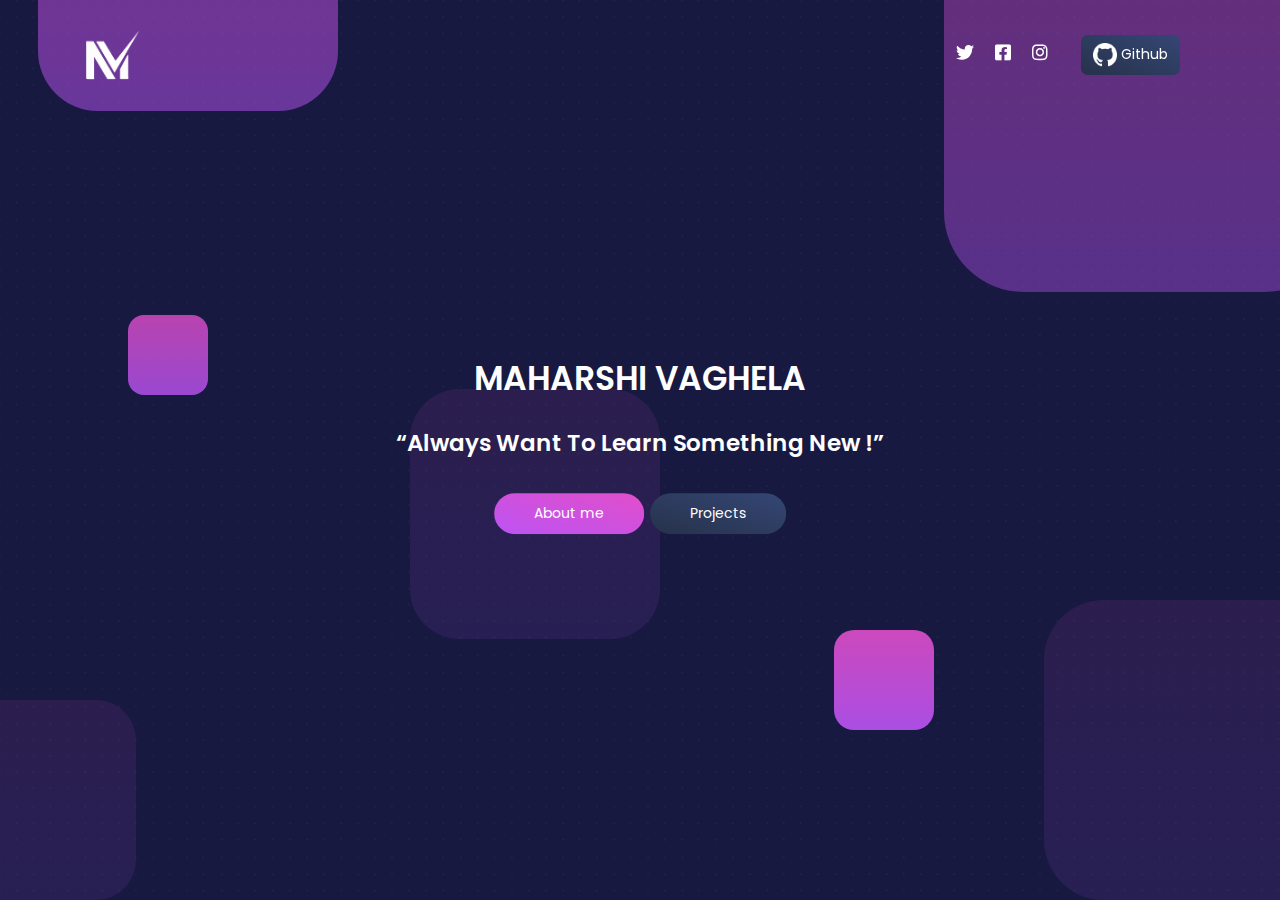
<file: index.html>
<!DOCTYPE html>
<html>

<head>
    <meta charset="utf-8" />
    <meta name="viewport" content="width=device-width, initial-scale=1, shrink-to-fit=no">
    <link rel="apple-touch-icon" sizes="76x76" href="./assets/img/MvLogo.png">
    <link rel="favicon" type="image/png" href="./assets/img/MvLogo.png">
    <title>Maharshi Vaghela</title>
    <!--     Fonts and icons     -->
    <link href="https://fonts.googleapis.com/css?family=Poppins:200,300,400,600,700,800" rel="stylesheet" />
    <link href="https://use.fontawesome.com/releases/v5.0.6/css/all.css" rel="stylesheet">
    <!-- Nucleo Icons -->
    <link href="./assets/css/nucleo-icons.css" rel="stylesheet" />
    <!-- CSS Files -->
    <link href="./assets/css/blk-design-system.css?v=1.0.0" rel="stylesheet" />

</head>

<body class="index-page">

    <!-- Navbar -->
    <nav class="navbar navbar-expand-lg fixed-top navbar-transparent " color-on-scroll="100">
        <div class="container">
            <div class="navbar-translate">
                <a class="navbar-brand" href="" rel="tooltip" title="Welcome" data-placement="bottom">
                    <span><img src="./assets/img/MvLogo.png" style="width:55px;height:50px;" alt=""></span>
                </a>
                <button class="navbar-toggler navbar-toggler" type="button" data-toggle="collapse" data-target="#navigation" aria-controls="navigation-index" aria-expanded="false" aria-label="Toggle navigation">
          <span class="navbar-toggler-bar bar1"></span>
          <span class="navbar-toggler-bar bar2"></span>
          <span class="navbar-toggler-bar bar3"></span>
        </button>
            </div>
            <div class="collapse navbar-collapse justify-content-end" id="navigation">
                <div class="navbar-collapse-header">
                    <div class="row">
                        <div class="col-6 collapse-brand">
                            <a>
                MV•
              </a>
                        </div>
                        <div class="col-6 collapse-close text-right">
                            <button type="button" class="navbar-toggler" data-toggle="collapse" data-target="#navigation" aria-controls="navigation-index" aria-expanded="false" aria-label="Toggle navigation">
                <i class="tim-icons icon-simple-remove"></i>
              </button>
                        </div>
                    </div>
                </div>
                <ul class="navbar-nav">
                    <li class="nav-item p-0">
                        <a class="nav-link" rel="tooltip" title="Follow us on Twitter" data-placement="bottom" href="https://twitter.com/_MAHARSHI_7" target="_blank">
                            <i class="fab fa-twitter"></i>
                            <p class="d-lg-none d-xl-none">Twitter</p>
                        </a>
                    </li>
                    <li class="nav-item p-0">
                        <a class="nav-link" rel="tooltip" title="Like us on Facebook" data-placement="bottom" href="https://www.facebook.com/maharshi1712/" target="_blank">
                            <i class="fab fa-facebook-square"></i>
                            <p class="d-lg-none d-xl-none">Facebook</p>
                        </a>
                    </li>
                    <li class="nav-item p-0">
                        <a class="nav-link" rel="tooltip" title="Follow us on Instagram" data-placement="bottom" href="https://www.instagram.com/__maharshi____/" target="_blank">
                            <i class="fab fa-instagram"></i>
                            <p class="d-lg-none d-xl-none">Instagram</p>
                        </a>
                    </li>

                    <li class="nav-item">
                        <a class="nav-link btn btn-default d-none d-lg-block" href="javascript:void(0)" onclick="window.open('https://github.com/maharshi1712/')">
                            <img src="assets\img\githubsmall.png" width="30%" /> Github
                        </a>
                    </li>
                </ul>
            </div>
        </div>
    </nav>
    <!-- End Navbar -->

    <div class="wrapper">
        <div class="page-header header-filter">
            <div class="squares square1"></div>
            <div class="squares square2"></div>
            <div class="squares square3"></div>
            <div class="squares square4"></div>
            <div class="squares square5"></div>
            <div class="squares square6"></div>
            <div class="squares square7"></div>
            <div class="container">
                <div class="content-center brand">
                    <h1 class="h1-seo">MAHARSHI VAGHELA</h1>
                    <h3>“Always want to learn something new !”</h3>
                    <div>
                        <a href="./pages/aboutme.html"><button class="btn btn-primary btn-round">About me</button></a>
                        <a href="./pages/projects.html"><button class="btn btn-round"> Projects</button></a>
                    </div>
                </div>

            </div>
        </div>


    </div>




    <!--   Core JS Files   -->
    <script src="./assets/js/core/jquery.min.js" type="text/javascript"></script>
    <script src="./assets/js/core/popper.min.js" type="text/javascript"></script>
    <script src="./assets/js/core/bootstrap.min.js" type="text/javascript"></script>
    <script src="./assets/js/plugins/perfect-scrollbar.jquery.min.js"></script>
    <!--  Plugin for Switches, full documentation here: http://www.jque.re/plugins/version3/bootstrap.switch/ -->
    <script src="./assets/js/plugins/bootstrap-switch.js"></script>
    <!--  Plugin for the Sliders, full documentation here: http://refreshless.com/nouislider/ -->
    <script src="./assets/js/plugins/nouislider.min.js" type="text/javascript"></script>
    <!-- Chart JS -->
    <script src="./assets/js/plugins/chartjs.min.js"></script>
    <!--  Plugin for the DatePicker, full documentation here: https://github.com/uxsolutions/bootstrap-datepicker -->
    <script src="./assets/js/plugins/moment.min.js"></script>
    <script src="./assets/js/plugins/bootstrap-datetimepicker.js" type="text/javascript"></script>
    <!-- Black Dashboard DEMO methods, don't include it in your project! -->
    <script src="./assets/demo/demo.js"></script>
    <!-- Control Center for Black UI Kit: parallax effects, scripts for the example pages etc -->
    <script src="./assets/js/blk-design-system.min.js?v=1.0.0" type="text/javascript"></script>
    <script>
        $(document).ready(function() {
            blackKit.initDatePicker();
            blackKit.initSliders();
        });
    </script>

</body>

</html>
</file>
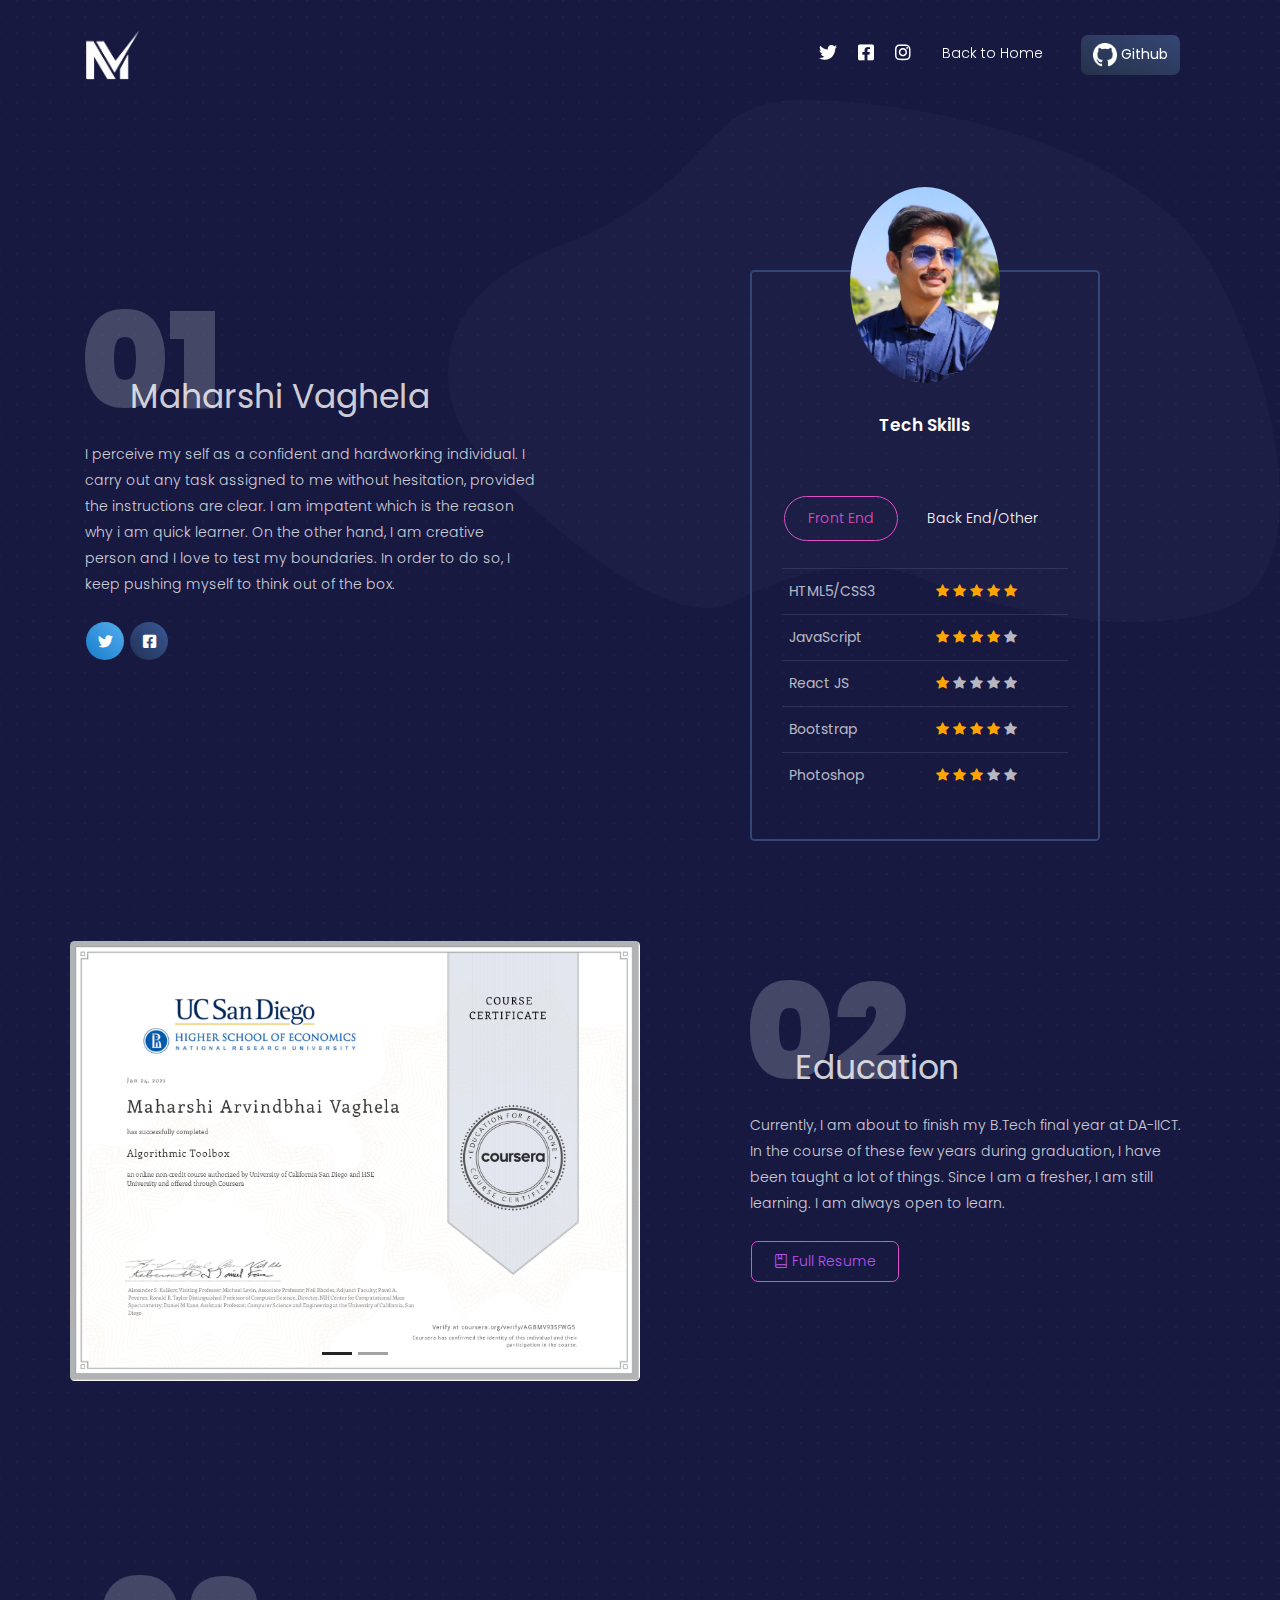
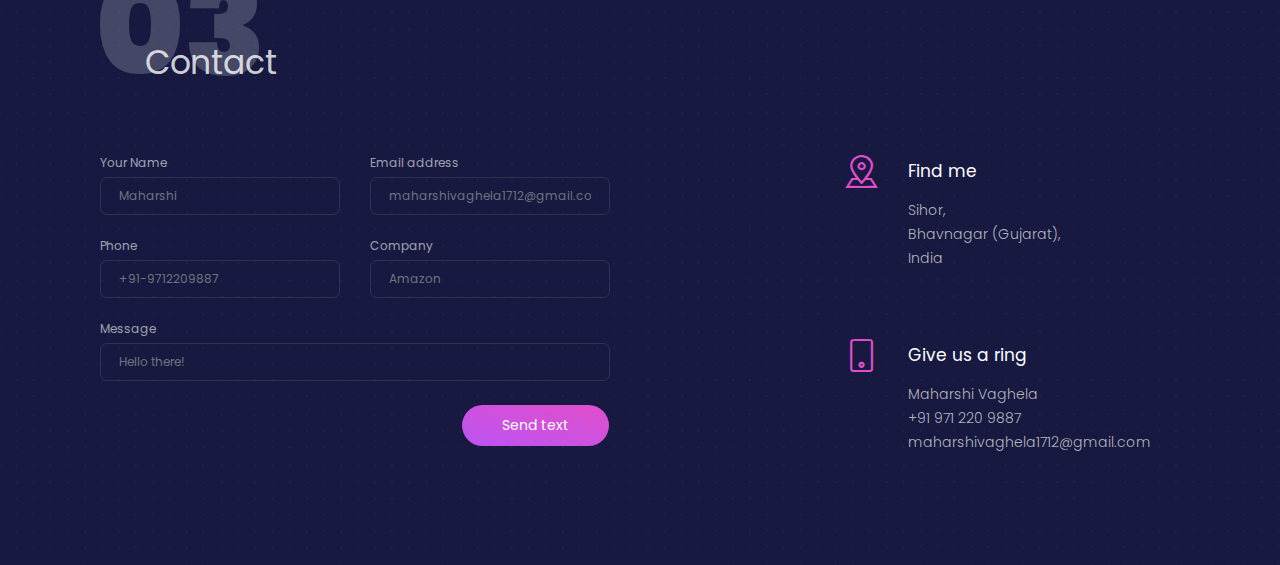
<file: pages/aboutme.html>
<!DOCTYPE html>
<html lang="en">

<head>
    <meta charset="utf-8" />
    <meta name="viewport" content="width=device-width, initial-scale=1, shrink-to-fit=no">
    <link rel="apple-touch-icon" sizes="76x76" href="../assets/img/MvLogo.png">
    <link rel="icon" type="image/png" href="../assets/img/MvLogo.png">
    <title>Developer Profile</title>
    <!--     Fonts and icons     -->
    <link href="https://fonts.googleapis.com/css?family=Poppins:200,300,400,600,700,800" rel="stylesheet" />
    <link href="https://use.fontawesome.com/releases/v5.0.6/css/all.css" rel="stylesheet">
    <!-- Nucleo Icons -->
    <link href="../assets/css/nucleo-icons.css" rel="stylesheet" />
    <!-- CSS Files -->
    <link href="../assets/css/blk-design-system.css?v=1.0.0" rel="stylesheet" />

    <link rel="stylesheet" href="https://cdnjs.cloudflare.com/ajax/libs/font-awesome/4.7.0/css/font-awesome.min.css">

</head>

<body class="profile-page">
    <!-- Navbar -->
    <nav class="navbar navbar-expand-lg fixed-top navbar-transparent " color-on-scroll="100">
        <div class="container">
            <div class="navbar-translate">
                <a class="navbar-brand" href="" rel="tooltip" title="Welcome" data-placement="bottom">
                    <span><img src="../assets/img/MvLogo.png" style="width:55px;height:50px;" alt=""></span>
                </a>
                <button class="navbar-toggler navbar-toggler" type="button" data-toggle="collapse" data-target="#navigation" aria-controls="navigation-index" aria-expanded="false" aria-label="Toggle navigation">
          <span class="navbar-toggler-bar bar1"></span>
          <span class="navbar-toggler-bar bar2"></span>
          <span class="navbar-toggler-bar bar3"></span>
        </button>
            </div>
            <div class="collapse navbar-collapse justify-content-end" id="navigation">
                <div class="navbar-collapse-header">
                    <div class="row">
                        <div class="col-6 collapse-brand">
                            <a>
                SD•
              </a>
                        </div>
                        <div class="col-6 collapse-close text-right">
                            <button type="button" class="navbar-toggler" data-toggle="collapse" data-target="#navigation" aria-controls="navigation-index" aria-expanded="false" aria-label="Toggle navigation">
                <i class="tim-icons icon-simple-remove"></i>
              </button>
                        </div>
                    </div>
                </div>
                <ul class="navbar-nav">
                    <li class="nav-item p-0">
                        <a class="nav-link" rel="tooltip" title="Follow us on Twitter" data-placement="bottom" href="https://twitter.com/_MAHARSHI_7" target="_blank">
                            <i class="fab fa-twitter"></i>
                            <p class="d-lg-none d-xl-none">Twitter</p>
                        </a>
                    </li>
                    <li class="nav-item p-0">
                        <a class="nav-link" rel="tooltip" title="Like us on Facebook" data-placement="bottom" href="https://www.facebook.com/maharshi1712/" target="_blank">
                            <i class="fab fa-facebook-square"></i>
                            <p class="d-lg-none d-xl-none">Facebook</p>
                        </a>
                    </li>
                    <li class="nav-item p-0">
                        <a class="nav-link" rel="tooltip" title="Follow us on Instagram" data-placement="bottom" href="https://www.instagram.com/__maharshi____/" target="_blank">
                            <i class="fab fa-instagram"></i>
                            <p class="d-lg-none d-xl-none">Instagram</p>
                        </a>
                    </li>
                    <li class="nav-item">
                        <a class="nav-link" href="../index.html">Back to Home</a>
                    </li>
                    <li class="nav-item">
                        <a class="nav-link btn btn-default d-none d-lg-block" href="javascript:void(0)" onclick="window.open('https://github.com/maharshi1712/')">
                            <img src="..\assets\img\githubsmall.png" width="30%" /> Github
                        </a>
                    </li>
                </ul>
            </div>
        </div>
    </nav>
    <!-- End Navbar -->
    <div class="wrapper">
        <div class="page-header">
            <img src="../assets/img/dots.png" class="dots">
            <img src="../assets/img/path4.png" class="path">
            <div class="container align-items-center">
                <div class="row">
                    <div class="col-lg-6 col-md-6">
                        <h1 class="profile-title text-left">Maharshi Vaghela</h1>
                        <h5 class="text-on-back">01</h5>
                        <p class="profile-description">I perceive my self as a confident and hardworking individual. I carry out any task assigned to me without hesitation, provided the instructions are clear. I am impatent which is the reason why i am quick learner. On the other hand,
                            I am creative person and I love to test my boundaries. In order to do so, I keep pushing myself to think out of the box.</p>
                        <div class="btn-wrapper profile pt-3">
                            <a target="_blank" href="https://twitter.com/_MAHARSHI_7" class="btn btn-icon btn-twitter btn-round" data-toggle="tooltip" data-original-title="Follow us">
                                <i class="fab fa-twitter"></i>
                            </a>
                            <a target="_blank" href="https://www.facebook.com/maharshi1712/" class="btn btn-icon btn-facebook btn-round" data-toggle="tooltip" data-original-title="Like us">
                                <i class="fab fa-facebook-square"></i>
                            </a>
                        </div>
                    </div>
                    <div class="col-lg-4 col-md-6 ml-auto mr-auto">
                        <div class="card card-coin card-plain">
                            <div class="card-header">
                                <img src="../assets/img/MyPic3.jpg" class="img-center img-fluid rounded-circle">
                                <h4 class="title">Tech Skills</h4>
                            </div>
                            <div class="card-body">
                                <ul class="nav nav-tabs nav-tabs-primary justify-content-center">
                                    <li class="nav-item">
                                        <a class="nav-link active" data-toggle="tab" href="#linka">
                      Front End
                    </a>
                                    </li>
                                    <li class="nav-item">
                                        <a class="nav-link" data-toggle="tab" href="#linkb">
                      Back End/Other
                    </a>
                                    </li>

                                </ul>
                                <div class="tab-content tab-subcategories">
                                    <div class="tab-pane active" id="linka">
                                        <div class="table-responsive">
                                            <table class="table tablesorter " id="plain-table">
                                                <tbody>
                                                    <tr>
                                                        <td>
                                                            HTML5/CSS3
                                                        </td>
                                                        <td>
                                                            <span class="fa fa-star checked"></span>
                                                            <span class="fa fa-star checked"></span>
                                                            <span class="fa fa-star checked"></span>
                                                            <span class="fa fa-star checked"></span>
                                                            <span class="fa fa-star checked"></span>
                                                        </td>

                                                    </tr>
                                                    <tr>
                                                        <td>
                                                            JavaScript
                                                        </td>
                                                        <td>
                                                            <span class="fa fa-star checked"></span>
                                                            <span class="fa fa-star checked"></span>
                                                            <span class="fa fa-star checked"></span>
                                                            <span class="fa fa-star checked"></span>
                                                            <span class="fa fa-star"></span>
                                                        </td>

                                                    </tr>
                                                    <tr>
                                                        <td>
                                                            React JS
                                                        </td>
                                                        <td>
                                                            <span class="fa fa-star checked"></span>
                                                            <span class="fa fa-star"></span>
                                                            <span class="fa fa-star"></span>
                                                            <span class="fa fa-star"></span>
                                                            <span class="fa fa-star"></span>
                                                        </td>

                                                    </tr>
                                                    <tr>
                                                        <td>
                                                            Bootstrap
                                                        </td>
                                                        <td>
                                                            <span class="fa fa-star checked"></span>
                                                            <span class="fa fa-star checked"></span>
                                                            <span class="fa fa-star checked"></span>
                                                            <span class="fa fa-star checked"></span>
                                                            <span class="fa fa-star"></span>
                                                        </td>

                                                    </tr>
                                                    <tr>
                                                        <td>
                                                            Photoshop
                                                        </td>
                                                        <td>
                                                            <span class="fa fa-star checked"></span>
                                                            <span class="fa fa-star checked"></span>
                                                            <span class="fa fa-star checked"></span>
                                                            <span class="fa fa-star"></span>
                                                            <span class="fa fa-star"></span>
                                                        </td>

                                                    </tr>


                                                </tbody>
                                            </table>
                                        </div>
                                    </div>
                                    <div class="tab-pane" id="linkb">
                                        <table class="table tablesorter " id="plain-table">
                                            <tbody>
                                                <tr>
                                                    <td>
                                                        NODE JS
                                                    </td>
                                                    <td>
                                                        <span class="fa fa-star checked"></span>
                                                        <span class="fa fa-star checked"></span>
                                                        <span class="fa fa-star"></span>
                                                        <span class="fa fa-star"></span>
                                                        <span class="fa fa-star"></span>
                                                    </td>

                                                </tr>
                                                <tr>
                                                    <td>
                                                        Express Js
                                                    </td>
                                                    <td>
                                                        <span class="fa fa-star checked"></span>
                                                        <span class="fa fa-star checked"></span>
                                                        <span class="fa fa-star"></span>
                                                        <span class="fa fa-star"></span>
                                                        <span class="fa fa-star"></span>
                                                    </td>

                                                </tr>
                                                <tr>
                                                    <td>
                                                        MySQL
                                                    </td>
                                                    <td>
                                                        <span class="fa fa-star checked"></span>
                                                        <span class="fa fa-star checked"></span>
                                                        <span class="fa fa-star checked"></span>
                                                        <span class="fa fa-star checked"></span>
                                                        <span class="fa fa-star"></span>
                                                    </td>

                                                </tr>
                                                <tr>
                                                    <td>
                                                        MongoDB
                                                    </td>
                                                    <td>
                                                        <span class="fa fa-star checked"></span>
                                                        <span class="fa fa-star checked"></span>
                                                        <span class="fa fa-star checked"></span>
                                                        <span class="fa fa-star checked"></span>
                                                        <span class="fa fa-star"></span>
                                                    </td>

                                                </tr>
                                                <tr>
                                                    <td>
                                                        API
                                                    </td>
                                                    <td>
                                                        <span class="fa fa-star checked"></span>
                                                        <span class="fa fa-star checked"></span>
                                                        <span class="fa fa-star"></span>
                                                        <span class="fa fa-star"></span>
                                                        <span class="fa fa-star"></span>
                                                    </td>

                                                </tr>


                                            </tbody>
                                        </table>
                                    </div>

                                </div>
                            </div>
                        </div>
                    </div>
                </div>
            </div>
        </div>
        <div class="section">
            <div class="container">
                <div class="row justify-content-between">
                    <div class="col-md-6">
                        <div class="row justify-content-between align-items-center">
                            <div id="carouselExampleIndicators" class="carousel slide" data-ride="carousel">
                                <ol class="carousel-indicators">
                                    <li data-target="#carouselExampleIndicators" data-slide-to="0" class="active"></li>
                                    <li data-target="#carouselExampleIndicators" data-slide-to="1"></li>
                                </ol>
                                <div class="carousel-inner" role="listbox">
                                    <div class="carousel-item active">
                                        <img class="d-block" src="../assets/img/courseraCertificate.jpg" alt="First slide">
                                    </div>
                                    <div class="carousel-item">
                                        <img class="d-block" src="../assets/img/UdemyCerificate.jpg" alt="Second slide">
                                    </div>
                                </div>
                                <a class="carousel-control-prev" href="#carouselExampleIndicators" role="button" data-slide="prev">
                                    <i class="tim-icons icon-minimal-left"></i>
                                </a>
                                <a class="carousel-control-next" href="#carouselExampleIndicators" role="button" data-slide="next">
                                    <i class="tim-icons icon-minimal-right"></i>
                                </a>
                            </div>
                        </div>
                    </div>
                    <div class="col-md-5">
                        <h1 class="profile-title text-left">Education</h1>
                        <h5 class="text-on-back">02</h5>
                        <p class="profile-description text-left">Currently, I am about to finish my B.Tech final year at DA-IICT. In the course of these few years during graduation, I have been taught a lot of things. Since I am a fresher, I am still learning. I am always open to learn. </p>
                        <div class="btn-wrapper pt-3">
                            <button href="javascript:void(0)" class="btn btn-simple btn-primary">
                <a href="https://drive.google.com/file/d/1x91iuTW2LcGOaEajjLOwM54quEXwXZn1/view?usp=sharing" target="_blank"><i class="tim-icons icon-book-bookmark"></i> Full Resume</a>
              </button>

                        </div>
                    </div>
                </div>
            </div>
        </div>


        <!-- <div class="section">
            <div class="container">

                <div class="row justify-content-between align-items-center">
                    <div class="col-lg-5 mb-5 mb-lg-0 ">
                        <h1 class="profile-title text-left">Hobbies</h1>
                        <h5 class="text-on-back">03</h5>
                        <p class="text-white mt-4">My favorite hobby is travelling. Beacuse Traveling involves everything, adventure, fun, excitement and lots more. I have selected traveling as my favorite hobby only because it gratifies all requirements of a good hobby. I see
                            traveling as an enthralling education. It offers stimulant to my intellect, soul and body. I also like to watch english movies and listen to music in my spare time.</p>
                        <div class="btn-wrapper pt-3">
                            <button href="javascript:void(0)" class="btn btn-simple btn-primary">
                <a href="https://drive.google.com/file/d/1x91iuTW2LcGOaEajjLOwM54quEXwXZn1/view?usp=sharing" target="_blank"><i class="tim-icons icon-book-bookmark"></i> Full Resume</a>
              </button>

                        </div>

                    </div>
                    <div class="col-lg-6">
                        <div id="carouselExampleControls" class="carousel slide">
                            <div class="carousel-inner">
                                <div class="carousel-item active">
                                    <img class="d-block w-100" src="../assets/img/_DSC4816.JPG" alt="First slide">
                                </div>
                                <div class="carousel-item">
                                    <img class="d-block w-100" src="../assets/img/_DSC4337.JPG" alt="Second slide">
                                </div>
                                <div class="carousel-item">
                                    <img class="d-block w-100" src="../assets/img/_DSC5178.JPG" alt="Third slide">
                                </div>

                            </div>
                            <a class="carousel-control-prev" href="#carouselExampleControls" role="button" data-slide="prev">
                                <i class="tim-icons icon-minimal-left"></i>
                                <span class="sr-only">Previous</span>
                            </a>
                            <a class="carousel-control-next" href="#carouselExampleControls" role="button" data-slide="next">
                                <i class="tim-icons icon-minimal-right"></i>
                                <span class="sr-only">Next</span>
                            </a>
                        </div>
                    </div>
                </div>
            </div>
        </div> -->


        <section class="section">
            <div class="container">
                <div class="row">
                    <div class="col-md-6">
                        <div class="card card-plain">
                            <div class="card-header">
                                <h1 class="profile-title text-left">Contact</h1>
                                <h5 class="text-on-back">03</h5>
                            </div>
                            <div class="card-body">
                                <form id="my-form" action="https://formspree.io/f/xpzkrrag" method="POST">
                                    <div class="row">
                                        <div class="col-md-6">
                                            <div class="form-group">
                                                <label>Your Name</label>
                                                <input type="text" name="_fname" class="form-control" placeholder="Maharshi" value="">
                                            </div>
                                        </div>
                                        <div class="col-md-6">
                                            <div class="form-group">
                                                <label>Email address</label>
                                                <input type="email" name="_replyto" class="form-control" placeholder="maharshivaghela1712@gmail.com">
                                            </div>
                                        </div>
                                    </div>
                                    <div class="row">
                                        <div class="col-md-6">
                                            <div class="form-group">
                                                <label>Phone</label>
                                                <input type="text" class="form-control" placeholder="+91-9712209887" value="">
                                            </div>
                                        </div>
                                        <div class="col-md-6">
                                            <div class="form-group">
                                                <label>Company</label>
                                                <input type="text" name="_tags" class="form-control" placeholder="Amazon" value="">
                                            </div>
                                        </div>
                                    </div>
                                    <div class="row">
                                        <div class="col-md-12">
                                            <div class="form-group">
                                                <label>Message</label>
                                                <input type="text" name="message" class="form-control" placeholder="Hello there!">
                                            </div>
                                        </div>
                                    </div>
                                    <button type="submit" class="btn btn-primary btn-round float-right" rel="tooltip" data-original-title="Can't wait for your message" data-placement="right">Send text</button>
                                    <p id="my-form-status"></p>
                                </form>
                            </div>
                        </div>
                    </div>
                    <div class="col-md-4 ml-auto">
                        <div class="info info-horizontal">
                            <div class="icon icon-primary">
                                <i class="tim-icons icon-square-pin"></i>
                            </div>
                            <div class="description">
                                <h4 class="info-title">Find me</h4>
                                <p> Sihor,
                                    <br> Bhavnagar (Gujarat),
                                    <br> India
                                </p>
                            </div>
                        </div>
                        <div class="info info-horizontal">
                            <div class="icon icon-primary">
                                <i class="tim-icons icon-mobile"></i>
                            </div>
                            <div class="description">
                                <h4 class="info-title">Give us a ring</h4>
                                <p> Maharshi Vaghela
                                    <br> +91 971 220 9887
                                    <br> maharshivaghela1712@gmail.com
                                </p>
                            </div>
                        </div>
                    </div>
                </div>
            </div>
        </section>

    </div>
    <script>
        var form = document.getElementById("my-form");

        async function handleSubmit(event) {
            event.preventDefault();
            var status = document.getElementById("my-form-status");
            var data = new FormData(event.target);
            fetch(event.target.action, {
                method: form.method,
                body: data,
                headers: {
                    'Accept': 'application/json'
                }
            }).then(response => {
                status.innerHTML = "Thank you, message has been sent!";
                form.reset();
            }).catch(error => {
                status.innerHTML = "Oops! There was a problem submitting your form";
            });
        }
        form.addEventListener("submit", handleSubmit);
    </script>
    <!--   Core JS Files   -->
    <script src="../assets/js/core/jquery.min.js" type="text/javascript"></script>
    <script src="../assets/js/core/popper.min.js" type="text/javascript"></script>
    <script src="../assets/js/core/bootstrap.min.js" type="text/javascript"></script>
    <script src="../assets/js/plugins/perfect-scrollbar.jquery.min.js"></script>
    <!--  Plugin for Switches, full documentation here: http://www.jque.re/plugins/version3/bootstrap.switch/ -->
    <script src="../assets/js/plugins/bootstrap-switch.js"></script>
    <!--  Plugin for the Sliders, full documentation here: http://refreshless.com/nouislider/ -->
    <script src="../assets/js/plugins/nouislider.min.js" type="text/javascript"></script>
    <!-- Chart JS -->
    <script src="../assets/js/plugins/chartjs.min.js"></script>
    <!--  Plugin for the DatePicker, full documentation here: https://github.com/uxsolutions/bootstrap-datepicker -->
    <script src="../assets/js/plugins/moment.min.js"></script>
    <script src="../assets/js/plugins/bootstrap-datetimepicker.js" type="text/javascript"></script>
    <!-- Black Dashboard DEMO methods, don't include it in your project! -->
    <script src="../assets/demo/demo.js"></script>
    <!-- Control Center for Black UI Kit: parallax effects, scripts for the example pages etc -->
    <script src="../assets/js/blk-design-system.min.js?v=1.0.0" type="text/javascript"></script>
</body>

</html>
</file>
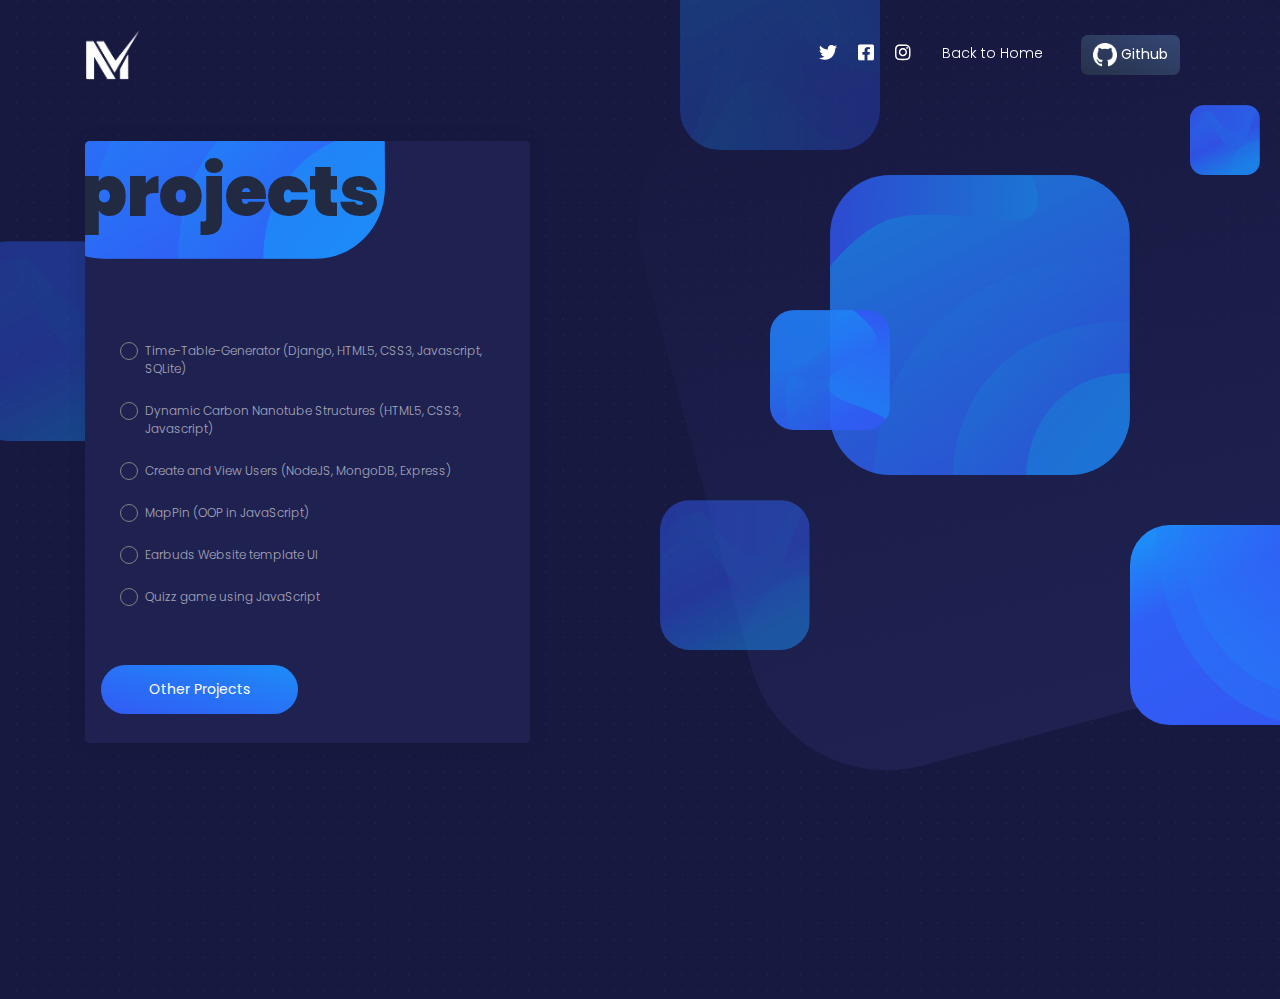
<file: pages/projects.html>
<!DOCTYPE html>
<html lang="en">

<head>
    <meta charset="utf-8" />
    <meta name="viewport" content="width=device-width, initial-scale=1, shrink-to-fit=no">
    <link rel="apple-touch-icon" sizes="76x76" href="../assets/img/MvLogo.png">
    <link rel="icon" type="image/png" href="../assets/img/MvLogo.png">
    <title>
        Developer Profile
    </title>
    <!--     Fonts and icons     -->
    <link href="https://fonts.googleapis.com/css?family=Poppins:200,300,400,600,700,800" rel="stylesheet" />
    <link href="https://use.fontawesome.com/releases/v5.0.6/css/all.css" rel="stylesheet">
    <!-- Nucleo Icons -->
    <link href="../assets/css/nucleo-icons.css" rel="stylesheet" />
    <!-- CSS Files -->
    <link href="../assets/css/blk-design-system.css?v=1.0.0" rel="stylesheet" />
    <!-- CSS Just for demo purpose, don't include it in your project -->
    <link href="../assets/demo/demo.css" rel="stylesheet" />
    <style>
        .form-check-label:hover {
            color: rgb(255, 255, 255);
        }
    </style>
</head>

<body class="register-page">
    <!-- Navbar -->
    <nav class="navbar navbar-expand-lg fixed-top navbar-transparent " color-on-scroll="100">
        <div class="container">
            <div class="navbar-translate">
                <a class="navbar-brand" href="" rel="tooltip" title="Welcome" data-placement="bottom">
                    <span><img src="../assets/img/MvLogo.png" style="width:55px;height:50px;" alt=""></span>
                </a>
                <button class="navbar-toggler navbar-toggler " type="button" data-toggle="collapse" data-target="#navigation" aria-controls="navigation-index" aria-expanded="false" aria-label="Toggle navigation">
          <span class="navbar-toggler-bar bar1"></span>
          <span class="navbar-toggler-bar bar2"></span>
          <span class="navbar-toggler-bar bar3"></span>
        </button>
            </div>
            <div class="collapse navbar-collapse justify-content-end " id="navigation">
                <div class="navbar-collapse-header">
                    <div class="row">
                        <div class="col-6 collapse-brand">
                            <a>
                MV•
              </a>
                        </div>
                        <div class="col-6 collapse-close text-right">
                            <button type="button" class="navbar-toggler" data-toggle="collapse" data-target="#navigation" aria-controls="navigation-index" aria-expanded="false" aria-label="Toggle navigation">
                <i class="tim-icons icon-simple-remove"></i>
              </button>
                        </div>
                    </div>
                </div>
                <ul class="navbar-nav">
                    <li class="nav-item p-0">
                        <a class="nav-link" rel="tooltip" title="Follow us on Twitter" data-placement="bottom" href="https://twitter.com/_MAHARSHI_7" target="_blank">
                            <i class="fab fa-twitter"></i>
                            <p class="d-lg-none d-xl-none">Twitter</p>
                        </a>
                    </li>
                    <li class="nav-item p-0">
                        <a class="nav-link" rel="tooltip" title="Like us on Facebook" data-placement="bottom" href="https://www.facebook.com/maharshi1712/" target="_blank">
                            <i class="fab fa-facebook-square"></i>
                            <p class="d-lg-none d-xl-none">Facebook</p>
                        </a>
                    </li>
                    <li class="nav-item p-0">
                        <a class="nav-link" rel="tooltip" title="Follow us on Instagram" data-placement="bottom" href="https://www.instagram.com/__maharshi____/" target="_blank">
                            <i class="fab fa-instagram"></i>
                            <p class="d-lg-none d-xl-none">Instagram</p>
                        </a>
                    </li>
                    <li class="nav-item">
                        <a class="nav-link" href="../index.html">Back to Home</a>
                    </li>
                    <li class="nav-item">
                        <a class="nav-link btn btn-default d-none d-lg-block" href="javascript:void(0)" onclick="window.open('https://github.com/maharshi1712/')">
                            <img src="..\assets\img\githubsmall.png" width="30%" /> Github
                        </a>
                    </li>
                </ul>
            </div>
        </div>
    </nav>
    <!-- End Navbar -->
    <div class="wrapper">
        <div class="page-header">
            <div class="page-header-image"></div>
            <div class="content">
                <div class="container">
                    <div class="row">
                        <div class="col-lg-5 col-md-6 offset-lg-0 offset-md-3">
                            <div id="square7" class="square square-7"></div>
                            <div id="square8" class="square square-8"></div>
                            <div class="card card-register">
                                <div class="card-header">
                                    <img class="card-img" src="../assets/img/square1.png" alt="Card image">
                                    <h4 class="card-title"> Projects</h4>
                                </div>
                                <div class="card-body">



                                    <div class="form-check form-check-radio">
                                        <a href="https://github.com/harshilgoti2209/group30-dynamic-timetable">
                                            <label class="form-check-label">
                                                              <span class="form-check-sign"></span>

                Time-Table-Generator (Django, HTML5, CSS3, Javascript, SQLite)
                </label>
                                        </a>
                                    </div>
                                    <div class="form-check form-check-radio">
                                        <a href="https://maharshi1712.github.io/SRI_application/">
                                            <label class="form-check-label">
                  <span class="form-check-sign"></span>
                Dynamic Carbon Nanotube Structures (HTML5, CSS3, Javascript) 
                </label>
                                        </a>
                                    </div>

                                    <div class="form-check form-check-radio">
                                        <a href="https://github.com/maharshi1712/Create_and_View">
                                            <label class="form-check-label">
                <span class="form-check-sign"></span>
                Create and View Users (NodeJS, MongoDB, Express)
              </label>
                                        </a>
                                    </div>

                                    <div class="form-check form-check-radio">
                                        <a href="https://maharshi1712.github.io/Mappin/">
                                            <label class="form-check-label">
                  <span class="form-check-sign"></span>
                  MapPin (OOP in JavaScript)
                </label>
                                        </a>
                                    </div>

                                    <div class="form-check form-check-radio">
                                        <a href="https://maharshi1712.github.io/Earbuds-website/">
                                            <label class="form-check-label">
                  <span class="form-check-sign"></span>
                  Earbuds Website template UI
                </label>
                                        </a>

                                    </div>

                                    <div class="form-check form-check-radio">
                                        <a href="https://maharshi1712.github.io/Quiz-game/">
                                            <label class="form-check-label">
                  <span class="form-check-sign"></span>
                Quizz game using JavaScript
                </label>
                                        </a>
                                    </div>

                                </div>
                                <div class="card-footer">
                                    <a href="javascript:void(0)" class="btn btn-info btn-round btn-lg" onclick="window.open('https://github.com/maharshi1712')">Other Projects</a>
                                    <!-- <a href="javascript:void(0)" class="btn btn-info btn-round btn-lg" onclick=openLink()>OtherGithub</a> -->
                                </div>
                            </div>
                        </div>
                    </div>
                    <div class="register-bg"></div>
                    <div id="square1" class="square square-1"></div>
                    <div id="square2" class="square square-2"></div>
                    <div id="square3" class="square square-3"></div>
                    <div id="square4" class="square square-4"></div>
                    <div id="square5" class="square square-5"></div>
                    <div id="square6" class="square square-6"></div>
                </div>
            </div>
        </div>

    </div>

    <script>
        function openLink() {

        }
    </script>



    <!--   Core JS Files   -->
    <script src="../assets/js/core/jquery.min.js" type="text/javascript"></script>
    <script src="../assets/js/core/popper.min.js" type="text/javascript"></script>
    <script src="../assets/js/core/bootstrap.min.js" type="text/javascript"></script>
    <script src="../assets/js/plugins/perfect-scrollbar.jquery.min.js"></script>
    <!--  Plugin for Switches, full documentation here: http://www.jque.re/plugins/version3/bootstrap.switch/ -->
    <script src="../assets/js/plugins/bootstrap-switch.js"></script>
    <!--  Plugin for the Sliders, full documentation here: http://refreshless.com/nouislider/ -->
    <script src="../assets/js/plugins/nouislider.min.js" type="text/javascript"></script>
    <!-- Chart JS -->
    <script src="../assets/js/plugins/chartjs.min.js"></script>
    <!--  Plugin for the DatePicker, full documentation here: https://github.com/uxsolutions/bootstrap-datepicker -->
    <script src="../assets/js/plugins/moment.min.js"></script>
    <script src="../assets/js/plugins/bootstrap-datetimepicker.js" type="text/javascript"></script>
    <!-- Black Dashboard DEMO methods, don't include it in your project! -->
    <script src="../assets/demo/demo.js"></script>
    <!-- Control Center for Black UI Kit: parallax effects, scripts for the example pages etc -->
    <script src="../assets/js/blk-design-system.min.js?v=1.0.0" type="text/javascript"></script>
</body>

</html>
</file>
<file: assets/css/nucleo-icons.css>
/* --------------------------------

Nucleo Outline Web Font - nucleoapp.com/
License - nucleoapp.com/license/
Created using IcoMoon - icomoon.io

-------------------------------- */

@font-face {
  font-family: 'Nucleo';
  src: url('../fonts/nucleo.eot');
  src: url('../fonts/nucleo.eot') format('embedded-opentype'), url('../fonts/nucleo.woff2') format('woff2'), url('../fonts/nucleo.woff') format('woff'), url('../fonts/nucleo.ttf') format('truetype'), url('../fonts/nucleo.svg') format('svg');
  font-weight: normal;
  font-style: normal;
}

/*------------------------
	base class definition
-------------------------*/

.tim-icons {
  display: inline-block;
  font: normal normal normal 1em/1 'Nucleo';
  vertical-align: middle;
  speak: none;
  text-transform: none;
  /* Better Font Rendering */
  -webkit-font-smoothing: antialiased;
  -moz-osx-font-smoothing: grayscale;
}

.font-icon-detail {
  text-align: center;
  padding: 45px 0 30px;
  border: 1px solid #e44cc4;
  border-radius: .1875rem;
  margin: 15px 0;
  min-height: 168px;
}

.font-icon-detail i {
  color: #FFFFFF;
  font-size: 1.5em;
}

.font-icon-detail p {
  color: #e44cc4 !important;
  margin-top: 30px;
  padding: 0 10px;
  font-size: .7142em;
}

/*------------------------
  change icon size
-------------------------*/

.tim-icons-sm {
  font-size: 0.8em;
}

.tim-icons-lg {
  font-size: 1.2em;
}

/* absolute units */

.tim-icons-16 {
  font-size: 16px;
}

.tim-icons-32 {
  font-size: 32px;
}

/*----------------------------------
  add a square/circle background
-----------------------------------*/

.tim-icons-bg-square,
.tim-icons-bg-circle {
  padding: 0.35em;
}

.tim-icons-bg-circle {
  border-radius: 50%;
}

/*------------------------
  list icons
-------------------------*/

/*------------------------
  spinning icons
-------------------------*/

.tim-icons-is-spinning {
  -webkit-animation: tim-icons-spin 2s infinite linear;
  -moz-animation: tim-icons-spin 2s infinite linear;
  animation: tim-icons-spin 2s infinite linear;
}

@-webkit-keyframes tim-icons-spin {
  0% {
    -webkit-transform: rotate(0deg);
  }
  100% {
    -webkit-transform: rotate(360deg);
  }
}

@-moz-keyframes tim-icons-spin {
  0% {
    -moz-transform: rotate(0deg);
  }
  100% {
    -moz-transform: rotate(360deg);
  }
}

@keyframes tim-icons-spin {
  0% {
    -webkit-transform: rotate(0deg);
    -moz-transform: rotate(0deg);
    -ms-transform: rotate(0deg);
    -o-transform: rotate(0deg);
    transform: rotate(0deg);
  }
  100% {
    -webkit-transform: rotate(360deg);
    -moz-transform: rotate(360deg);
    -ms-transform: rotate(360deg);
    -o-transform: rotate(360deg);
    transform: rotate(360deg);
  }
}

/*------------------------
  rotated/flipped icons
-------------------------*/

/*------------------------
	icons
-------------------------*/

.icon-alert-circle-exc::before {
  content: "\ea02";
}

.icon-align-center::before {
  content: "\ea03";
}

.icon-align-left-2::before {
  content: "\ea04";
}

.icon-app::before {
  content: "\ea05";
}

.icon-atom::before {
  content: "\ea06";
}

.icon-attach-87::before {
  content: "\ea07";
}

.icon-badge::before {
  content: "\ea08";
}

.icon-bag-16::before {
  content: "\ea09";
}

.icon-bank::before {
  content: "\ea0a";
}

.icon-basket-simple::before {
  content: "\ea0b";
}

.icon-bell-55::before {
  content: "\ea0c";
}

.icon-bold::before {
  content: "\ea0d";
}

.icon-book-bookmark::before {
  content: "\ea0e";
}

.icon-bulb-63::before {
  content: "\ea0f";
}

.icon-bullet-list-67::before {
  content: "\ea10";
}

.icon-bus-front-12::before {
  content: "\ea11";
}

.icon-button-pause::before {
  content: "\ea12";
}

.icon-button-power::before {
  content: "\ea13";
}

.icon-calendar-60::before {
  content: "\ea14";
}

.icon-camera-18::before {
  content: "\ea15";
}

.icon-caps-small::before {
  content: "\ea16";
}

.icon-cart::before {
  content: "\ea17";
}

.icon-chart-bar-32::before {
  content: "\ea18";
}

.icon-chart-pie-36::before {
  content: "\ea19";
}

.icon-chat-33::before {
  content: "\ea1a";
}

.icon-check-2::before {
  content: "\ea1b";
}

.icon-cloud-download-93::before {
  content: "\ea1c";
}

.icon-cloud-upload-94::before {
  content: "\ea1d";
}

.icon-coins::before {
  content: "\ea1e";
}

.icon-compass-05::before {
  content: "\ea1f";
}

.icon-controller::before {
  content: "\ea20";
}

.icon-credit-card::before {
  content: "\ea21";
}

.icon-delivery-fast::before {
  content: "\ea22";
}

.icon-double-left::before {
  content: "\ea23";
}

.icon-double-right::before {
  content: "\ea24";
}

.icon-email-85::before {
  content: "\ea25";
}

.icon-gift-2::before {
  content: "\ea26";
}

.icon-globe-2::before {
  content: "\ea27";
}

.icon-headphones::before {
  content: "\ea28";
}

.icon-heart-2::before {
  content: "\ea29";
}

.icon-html5::before {
  content: "\ea2a";
}

.icon-image-02::before {
  content: "\ea2b";
}

.icon-istanbul::before {
  content: "\ea2c";
}

.icon-key-25::before {
  content: "\ea2d";
}

.icon-laptop::before {
  content: "\ea2e";
}

.icon-light-3::before {
  content: "\ea2f";
}

.icon-link-72::before {
  content: "\ea30";
}

.icon-lock-circle::before {
  content: "\ea31";
}

.icon-map-big::before {
  content: "\ea32";
}

.icon-minimal-down::before {
  content: "\ea33";
}

.icon-minimal-left::before {
  content: "\ea34";
}

.icon-minimal-right::before {
  content: "\ea35";
}

.icon-minimal-up::before {
  content: "\ea36";
}

.icon-mobile::before {
  content: "\ea37";
}

.icon-molecule-40::before {
  content: "\ea38";
}

.icon-money-coins::before {
  content: "\ea39";
}

.icon-notes::before {
  content: "\ea3a";
}

.icon-palette::before {
  content: "\ea3b";
}

.icon-paper::before {
  content: "\ea3c";
}

.icon-pencil::before {
  content: "\ea3d";
}

.icon-pin::before {
  content: "\ea3e";
}

.icon-planet::before {
  content: "\ea3f";
}

.icon-puzzle-10::before {
  content: "\ea40";
}

.icon-satisfied::before {
  content: "\ea41";
}

.icon-scissors::before {
  content: "\ea42";
}

.icon-send::before {
  content: "\ea43";
}

.icon-settings-gear-63::before {
  content: "\ea44";
}

.icon-settings::before {
  content: "\ea45";
}

.icon-simple-add::before {
  content: "\ea46";
}

.icon-simple-delete::before {
  content: "\ea47";
}

.icon-simple-remove::before {
  content: "\ea48";
}

.icon-single-02::before {
  content: "\ea49";
}

.icon-single-copy-04::before {
  content: "\ea4a";
}

.icon-sound-wave::before {
  content: "\ea4b";
}

.icon-spaceship::before {
  content: "\ea4c";
}

.icon-square-pin::before {
  content: "\ea4d";
}

.icon-support-17::before {
  content: "\ea4e";
}

.icon-tablet-2::before {
  content: "\ea4f";
}

.icon-tag::before {
  content: "\ea50";
}

.icon-tap-02::before {
  content: "\ea51";
}

.icon-tie-bow::before {
  content: "\ea52";
}

.icon-time-alarm::before {
  content: "\ea53";
}

.icon-trash-simple::before {
  content: "\ea54";
}

.icon-triangle-right-17::before {
  content: "\ea55";
}

.icon-trophy::before {
  content: "\ea56";
}

.icon-tv-2::before {
  content: "\ea57";
}

.icon-upload::before {
  content: "\ea58";
}

.icon-user-run::before {
  content: "\ea59";
}

.icon-vector::before {
  content: "\ea5a";
}

.icon-video-66::before {
  content: "\ea5b";
}

.icon-volume-98::before {
  content: "\ea5c";
}

.icon-wallet-43::before {
  content: "\ea5d";
}

.icon-watch-time::before {
  content: "\ea5e";
}

.icon-wifi::before {
  content: "\ea5f";
}

.icon-world::before {
  content: "\ea60";
}

.icon-zoom-split::before {
  content: "\ea61";
}

.icon-refresh-01::before {
  content: "\ea62";
}

.icon-refresh-02::before {
  content: "\ea63";
}

.icon-shape-star::before {
  content: "\ea64";
}

.icon-components::before {
  content: "\ea65";
}
</file>
